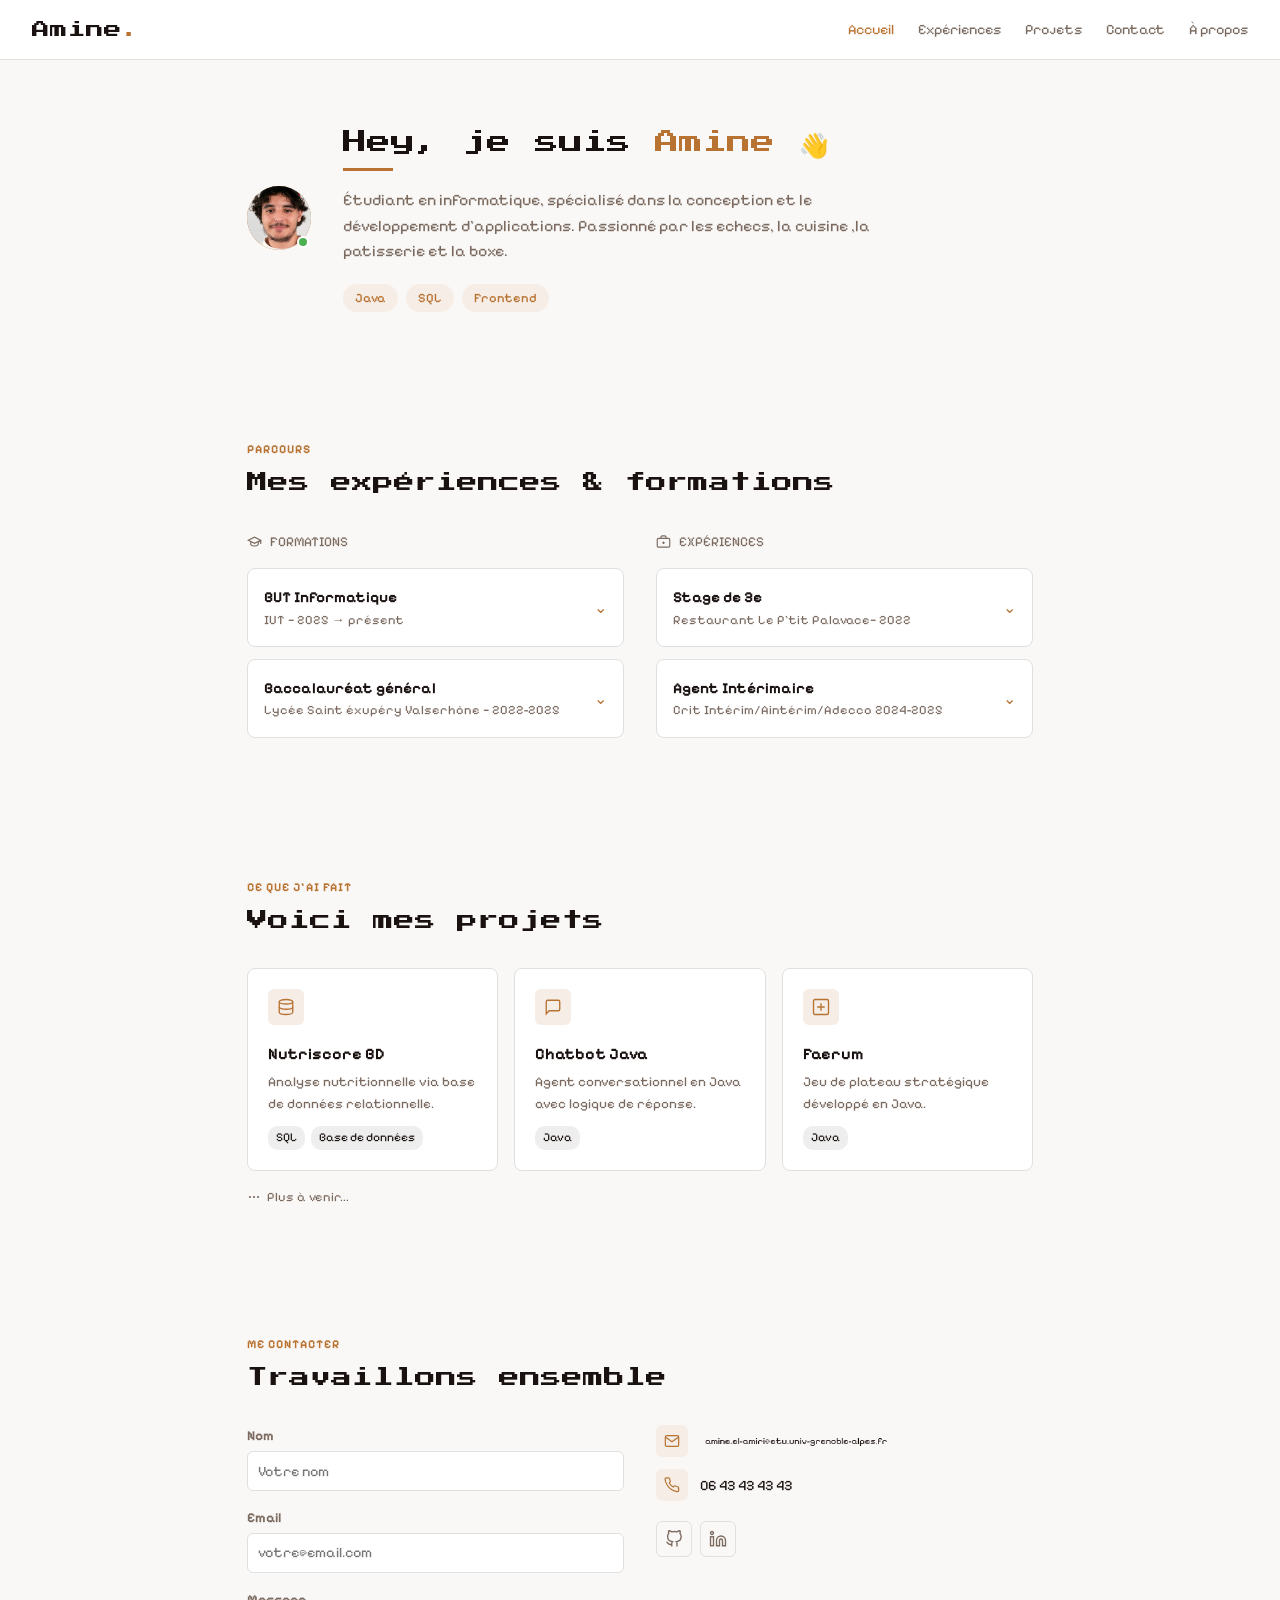
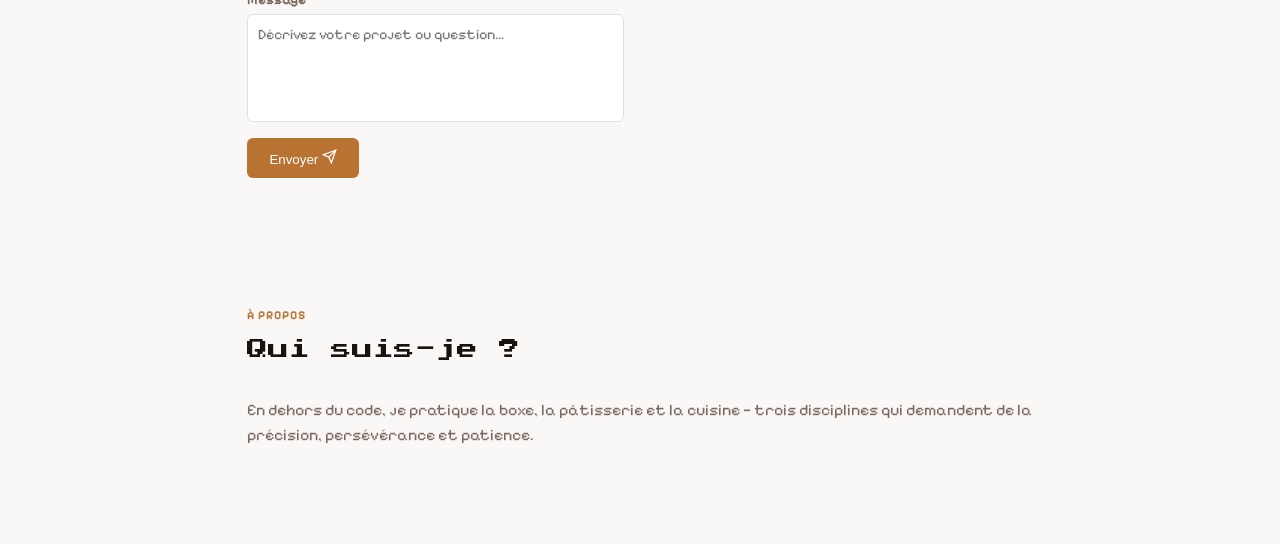
<file: index.html>
<!DOCTYPE html>
<html lang="fr">
<head>
  <meta charset="UTF-8" />
  <meta name="viewport" content="width=device-width, initial-scale=1.0" />
  <title>Amine — Portfolio</title>
  <link rel="preconnect" href="https://fonts.googleapis.com" />
  <link rel="preconnect" href="https://fonts.gstatic.com" crossorigin />
  <link href="https://fonts.googleapis.com/css2?family=Pixelify+Sans:wght@400;500;700&family=Press+Start+2P&display=swap" rel="stylesheet" />
  <link rel="stylesheet" href="style.css" />
</head>
<body>

<nav id="navbar">
  <a href="#accueil" class="nav-logo">Amine<span>.</span></a>

  <div class="nav-links" id="nav-links">
    <a href="#accueil"          class="nav-link active" data-section="accueil">Accueil</a>
    <a href="#mon-parcours"     class="nav-link"               data-section="mon-parcours">Expériences</a>
    <a href="#mes-projets"      class="nav-link"               data-section="mes-projets">Projets</a>
    <a href="#me-contacter"     class="nav-link"               data-section="me-contacter">Contact</a>
    <a href="#a-propos-de-moi"  class="nav-link"               data-section="a-propos-de-moi">À propos</a>
  </div>

  <button class="hamburger" id="hamburger" onclick="basculerMenu()" aria-label="Menu">
    <span></span><span></span><span></span>
  </button>
</nav>

<div class="mobile-menu" id="mobile-menu">
  <a href="#accueil"          class="nav-link" onclick="fermerMenuMobile()">Accueil</a>
  <a href="#mon-parcours"     class="nav-link" onclick="fermerMenuMobile()">Expériences</a>
  <a href="#mes-projets"      class="nav-link" onclick="fermerMenuMobile()">Projets</a>
  <a href="#me-contacter"     class="nav-link" onclick="fermerMenuMobile()">Contact</a>
  <a href="#a-propos-de-moi"  class="nav-link" onclick="fermerMenuMobile()">À propos</a>
</div>

<main>

  <section id="accueil">
    <div class="hero-inner">
      <div class="avatar-wrap">
        <div class="avatar"><img src="getPhoto.jpeg" alt="Amine" style="width:100%;height:100%;object-fit:cover;border-radius:inherit;" /></div>
        <div class="availability" title="Disponible"></div>
      </div>
      <div>
        <h1 class="hero-greeting">Hey, je suis <em>Amine</em> 👋</h1>
        <div class="copper-bar"></div>
        <p class="hero-desc">Étudiant en informatique, spécialisé dans la conception et le développement d'applications. Passionné par les echecs, la cuisine ,la patisserie et la boxe.</p>
        <div class="tags">
          <span class="tag">Java</span>
          <span class="tag">SQL</span>
          <span class="tag">Frontend</span>
        </div>
      </div>
    </div>
  </section>

  <section id="mon-parcours">
    <div class="section-eyebrow">Parcours</div>
    <h2 class="section-title">Mes expériences &amp; formations</h2>
    <div class="xp-grid">
      <div>
        <div class="xp-col-title">
          <svg width="15" height="15" fill="none" stroke="currentColor" stroke-width="1.8" viewBox="0 0 24 24"><path d="M22 10v6M2 10l10-5 10 5-10 5z"/><path d="M6 12v5c3 3 9 3 12 0v-5"/></svg>
          Formations
        </div>
        <div class="expand-card">
          <div class="expand-header" onclick="ouvrirBoite(this)">
            <div>
              <div class="expand-title">BUT Informatique</div>
              <div class="expand-sub">IUT — 2025 → présent</div>
            </div>
            <span class="chevron">&#8964;</span>
          </div>
          <div class="expand-body">
            Formation en développement logiciel, bases de données, algorithmique et conception d'applications. Projets en équipe en conditions réelles.
          </div>
        </div>
        <div class="expand-card">
          <div class="expand-header" onclick="ouvrirBoite(this)">
            <div>
              <div class="expand-title">Baccalauréat général</div>
              <div class="expand-sub">Lycée Saint éxupéry Valserhône — 2022-2025</div>
            </div>
            <span class="chevron">&#8964;</span>
          </div>
          <div class="expand-body">
            Spécialité Mathématiques et Physique-chimie ainsi que l'option Maths Expertes. 
          </div>
        </div>
      </div>
      <div>
        <div class="xp-col-title">
          <svg width="15" height="15" fill="none" stroke="currentColor" stroke-width="1.8" viewBox="0 0 24 24"><rect x="2" y="7" width="20" height="14" rx="2"/><path d="M16 7V5a2 2 0 0 0-2-2h-4a2 2 0 0 0-2 2v2"/><line x1="12" y1="12" x2="12" y2="16"/><line x1="10" y1="14" x2="14" y2="14"/></svg>
          Expériences
        </div>
        <div class="expand-card">
          <div class="expand-header" onclick="ouvrirBoite(this)">
            <div>
              <div class="expand-title">Stage de 3e</div>
              <div class="expand-sub">Restaurant Le P'tit Palavace— 2022</div>
            </div>
            <span class="chevron">&#8964;</span>
          </div>
          <div class="expand-body">
            Au cours de ce stage, j'ai occupé plusieurs postes opérationnels : accueil et prise en charge des clients, entretien des locaux, et participation à la préparation des commandes dans le respect des procédures établies. Cette expérience m'a permis de développer des compétences transversales telles que le sens du service, la rigueur dans l'application de méthodes de travail, et la gestion du stress en environnement dynamique.
          </div>
        </div>
        <div class="expand-card">
          <div class="expand-header" onclick="ouvrirBoite(this)">
            <div>
              <div class="expand-title">Agent Intérimaire</div>
              <div class="expand-sub">Crit Intérim/Aintérim/Adecco 2024-2025</div>
            </div>
            <span class="chevron">&#8964;</span>
          </div>
          <div class="expand-body">
            Diverses missions opérationnelles — gestion de stocks, déménagement — qui m'ont forgé une vraie polyvalence terrain : capacité d'adaptation rapide, rigueur logistique et sens de l'effort collectif.
          </div>
        </div>
      </div>
    </div>
  </section>

  <section id="mes-projets">
    <div class="section-eyebrow">Ce que j'ai fait</div>
    <h2 class="section-title">Voici mes projets</h2>
    <div class="projects-grid">
      <a href="nutriscore.html" class="project-card">
        <div class="proj-icon">
          <svg width="18" height="18" fill="none" stroke="currentColor" stroke-width="1.8" viewBox="0 0 24 24"><ellipse cx="12" cy="5" rx="9" ry="3"/><path d="M21 12c0 1.66-4 3-9 3s-9-1.34-9-3"/><path d="M3 5v14c0 1.66 4 3 9 3s9-1.34 9-3V5"/></svg>
        </div>
        <div class="proj-title">Nutriscore BD</div>
        <div class="proj-desc">Analyse nutritionnelle via base de données relationnelle.</div>
        <div class="proj-tags">
          <span class="proj-tag">SQL</span>
          <span class="proj-tag">Base de données</span>
        </div>
      </a>
      <a href="chatbot.html" class="project-card">
        <div class="proj-icon">
          <svg width="18" height="18" fill="none" stroke="currentColor" stroke-width="1.8" viewBox="0 0 24 24"><path d="M21 15a2 2 0 0 1-2 2H7l-4 4V5a2 2 0 0 1 2-2h14a2 2 0 0 1 2 2z"/></svg>
        </div>
        <div class="proj-title">Chatbot Java</div>
        <div class="proj-desc">Agent conversationnel en Java avec logique de réponse.</div>
        <div class="proj-tags">
          <span class="proj-tag">Java</span>
        </div>
      </a>
      <a href="faerum.html" class="project-card">
        <div class="proj-icon">
          <svg width="18" height="18" fill="none" stroke="currentColor" stroke-width="1.8" viewBox="0 0 24 24"><rect x="2" y="2" width="20" height="20" rx="2"/><path d="M7 12h10M12 7v10"/></svg>
        </div>
        <div class="proj-title">Faerum</div>
        <div class="proj-desc">Jeu de plateau stratégique développé en Java.</div>
        <div class="proj-tags">
          <span class="proj-tag">Java</span>
        </div>
      </a>
    </div>
    <p class="more-projects">
      <svg width="14" height="14" fill="none" stroke="currentColor" stroke-width="1.8" viewBox="0 0 24 24"><circle cx="12" cy="12" r="1"/><circle cx="19" cy="12" r="1"/><circle cx="5" cy="12" r="1"/></svg>
      Plus à venir...
    </p>
  </section>

  <section id="me-contacter">
    <div class="section-eyebrow">Me contacter</div>
    <h2 class="section-title">Travaillons ensemble</h2>
    <div class="contact-wrap">
      <form class="contact-form" onsubmit="return false;">
        <div class="form-group">
          <label for="name">Nom</label>
          <input type="text" id="name" placeholder="Votre nom" />
        </div>
        <div class="form-group">
          <label for="email">Email</label>
          <input type="email" id="email" placeholder="votre@email.com" />
        </div>
        <div class="form-group">
          <label for="message">Message</label>
          <textarea id="message" rows="5" placeholder="Décrivez votre projet ou question..."></textarea>
        </div>
        <button type="submit" class="send-btn">
          Envoyer
          <svg width="15" height="15" fill="none" stroke="currentColor" stroke-width="2" viewBox="0 0 24 24"><line x1="22" y1="2" x2="11" y2="13"/><polygon points="22 2 15 22 11 13 2 9 22 2"/></svg>
        </button>
      </form>
      <div class="contact-info">
        <div class="contact-row">
          <div class="contact-icon">
            <svg width="16" height="16" fill="none" stroke="currentColor" stroke-width="1.8" viewBox="0 0 24 24"><path d="M4 4h16c1.1 0 2 .9 2 2v12c0 1.1-.9 2-2 2H4c-1.1 0-2-.9-2-2V6c0-1.1.9-2 2-2z"/><polyline points="22,6 12,13 2,6"/></svg>
          </div>
          <img src="mail.png" alt="email" style="height:1.1em;vertical-align:middle;display:inline-block;" />
        </div>
        <div class="contact-row">
          <div class="contact-icon">
            <svg width="16" height="16" fill="none" stroke="currentColor" stroke-width="1.8" viewBox="0 0 24 24"><path d="M22 16.92v3a2 2 0 0 1-2.18 2 19.79 19.79 0 0 1-8.63-3.07A19.5 19.5 0 0 1 4.69 12 19.79 19.79 0 0 1 1.6 3.4 2 2 0 0 1 3.57 1.22h3a2 2 0 0 1 2 1.72c.127.96.361 1.903.7 2.81a2 2 0 0 1-.45 2.11L7.91 8.96a16 16 0 0 0 6 6l.92-.92a2 2 0 0 1 2.11-.45c.907.339 1.85.573 2.81.7A2 2 0 0 1 21.73 16.92z"/></svg>
          </div>
          06 43 43 43 43
        </div>
        <div class="socials">
          <a href="https://github.com/Amine-fr" class="social-btn" aria-label="GitHub">
            <svg width="18" height="18" fill="none" stroke="currentColor" stroke-width="1.8" viewBox="0 0 24 24"><path d="M9 19c-5 1.5-5-2.5-7-3m14 6v-3.87a3.37 3.37 0 0 0-.94-2.61c3.14-.35 6.44-1.54 6.44-7A5.44 5.44 0 0 0 20 4.77 5.07 5.07 0 0 0 19.91 1S18.73.65 16 2.48a13.38 13.38 0 0 0-7 0C6.27.65 5.09 1 5.09 1A5.07 5.07 0 0 0 5 4.77a5.44 5.44 0 0 0-1.5 3.78c0 5.42 3.3 6.61 6.44 7A3.37 3.37 0 0 0 9 18.13V22"/></svg>
          </a>
          <a href="https://linkedin.com/in/amine-el-amiri-00810a276" class="social-btn" aria-label="LinkedIn">
            <svg width="18" height="18" fill="none" stroke="currentColor" stroke-width="1.8" viewBox="0 0 24 24"><path d="M16 8a6 6 0 0 1 6 6v7h-4v-7a2 2 0 0 0-2-2 2 2 0 0 0-2 2v7h-4v-7a6 6 0 0 1 6-6z"/><rect x="2" y="9" width="4" height="12"/><circle cx="4" cy="4" r="2"/></svg>
          </a>
        </div>
      </div>
    </div>
  </section>

  <section id="a-propos-de-moi">
    <div class="section-eyebrow">À propos</div>
    <h2 class="section-title">Qui suis-je ?</h2>
    <p class="about-text">En dehors du code, je pratique la boxe, la pâtisserie et la cuisine — trois disciplines qui demandent de la précision, persévérance et patience.</p>
  </section>
</main>
<script src="script.js"></script>
</body>
</html>
</file>
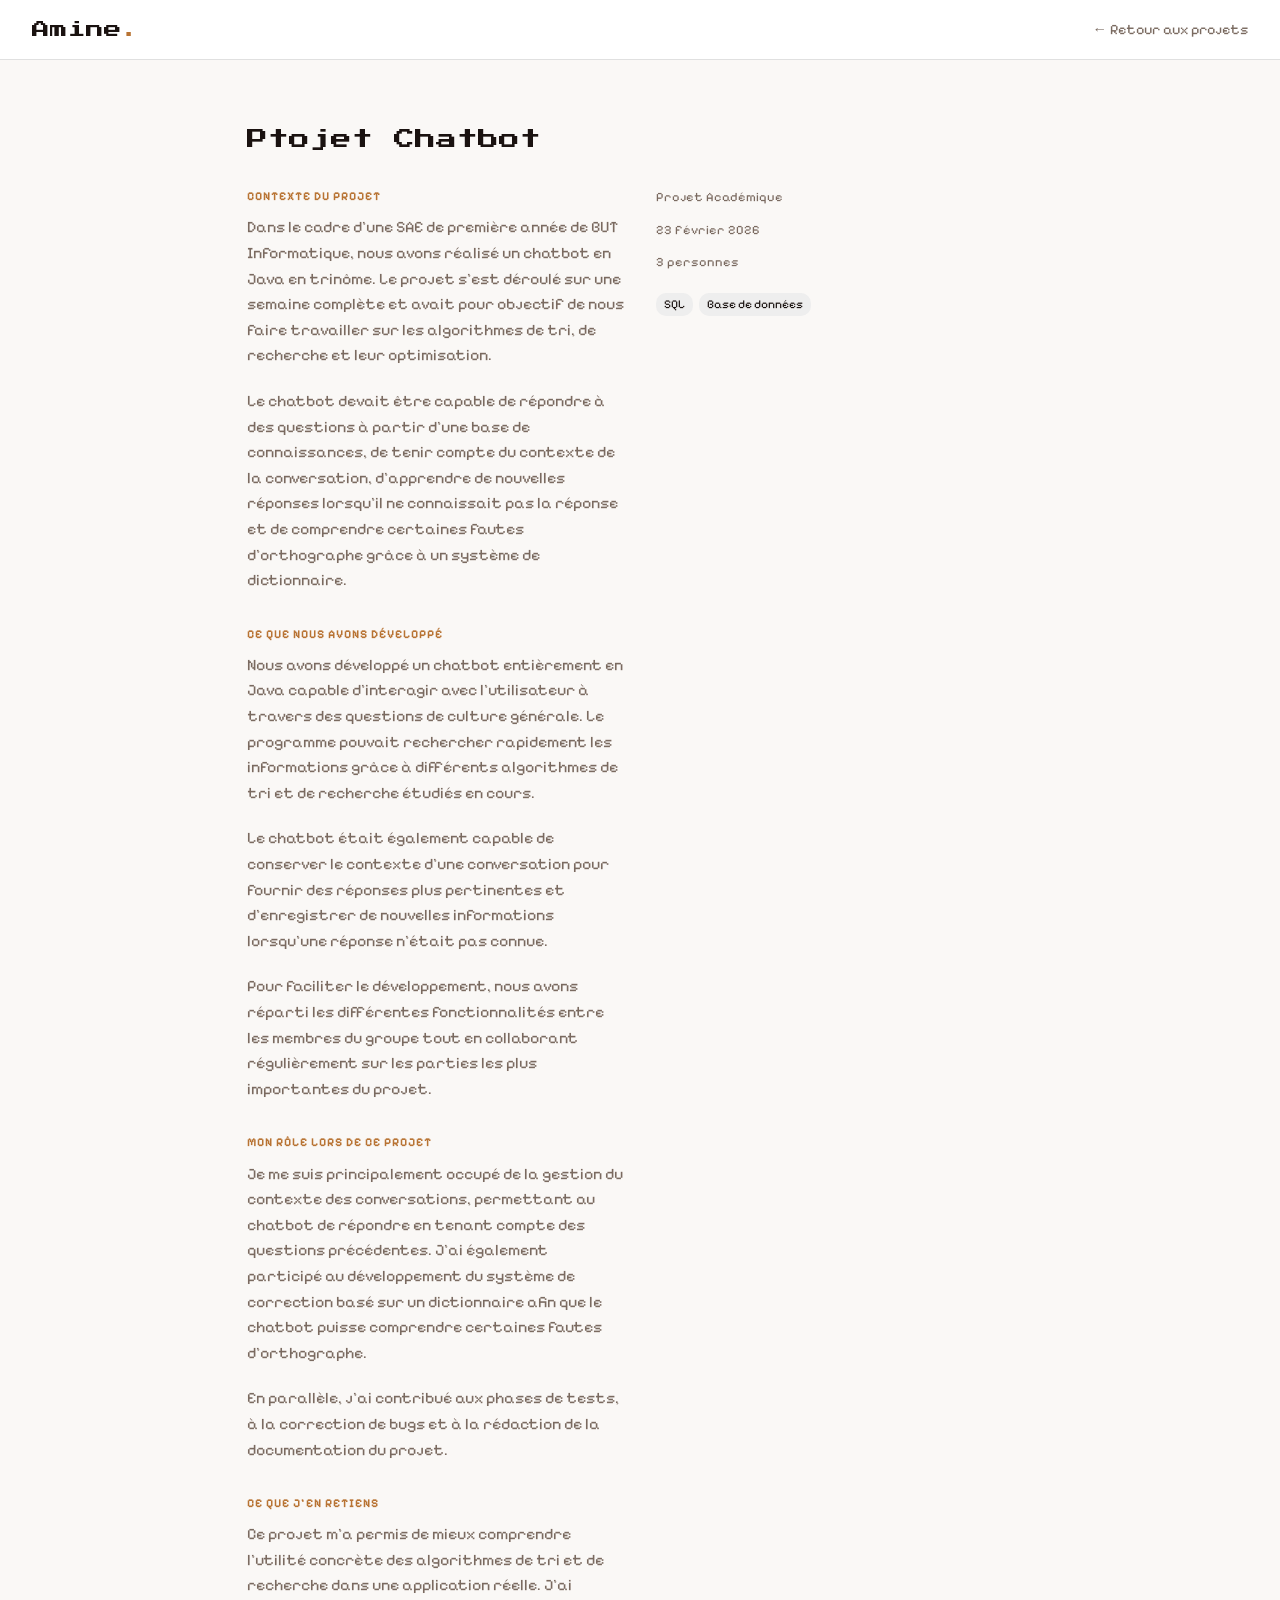
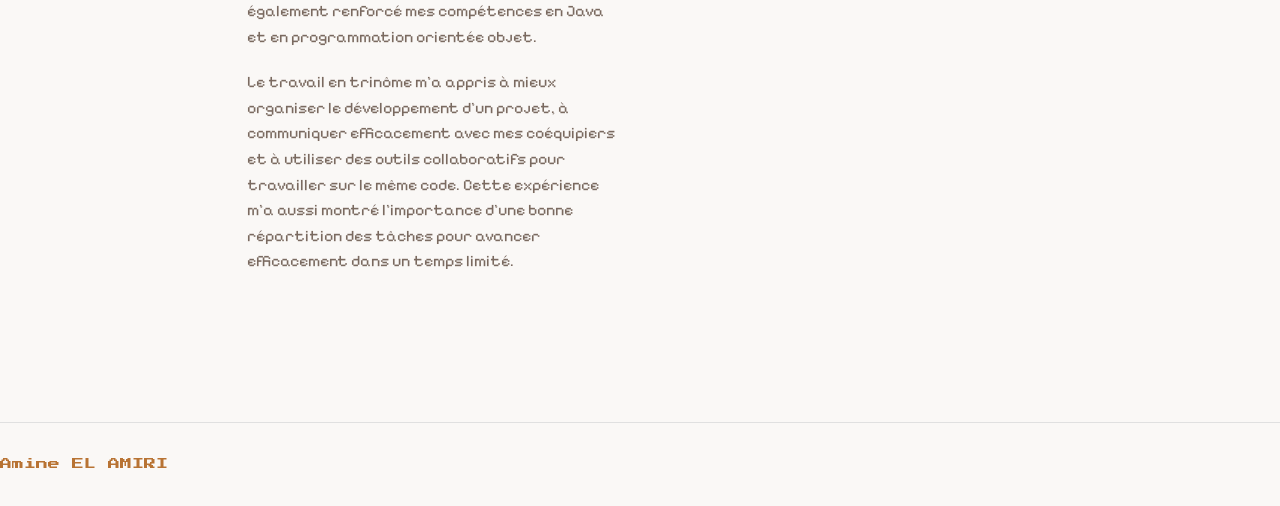
<file: chatbot.html>
<!DOCTYPE html>
<html lang="fr">
<head>
  <meta charset="UTF-8" />
  <meta name="viewport" content="width=device-width, initial-scale=1.0" />
  <title>Amine — Nutriscore DB</title>
  <link rel="preconnect" href="https://fonts.googleapis.com" />
  <link rel="preconnect" href="https://fonts.gstatic.com" crossorigin />
  <link href="https://fonts.googleapis.com/css2?family=Pixelify+Sans:wght@400;500;700&family=Press+Start+2P&display=swap" rel="stylesheet" />
  <link rel="stylesheet" href="style.css" />
</head>
<body>

<nav id="navbar">
  <a href="index.html" class="nav-logo">Amine<span>.</span></a>
  <div class="nav-links">
    <a href="index.html#mes-projets" class="nav-link">← Retour aux projets</a>
  </div>
  <button class="hamburger" id="hamburger" onclick="basculerMenu()" aria-label="Menu">
    <span></span><span></span><span></span>
  </button>
</nav>

<div class="mobile-menu" id="mobile-menu">
  <a href="index.html#mes-projets" class="nav-link" onclick="fermerMenuMobile()">← Retour aux projets</a>
</div>

<main>
  <section>
    <h2 class="section-title">Ptojet Chatbot</h2>

    <div class="contact-wrap">
      <div>
        <div class="section-eyebrow">Contexte du projet</div>
        <p class="hero-desc">Dans le cadre d'une SAE de première année de BUT Informatique, nous avons réalisé un chatbot en Java en trinôme. Le projet s'est déroulé sur une semaine complète et avait pour objectif de nous faire travailler sur les algorithmes de tri, de recherche et leur optimisation.</p>
        <p class="hero-desc">Le chatbot devait être capable de répondre à des questions à partir d'une base de connaissances, de tenir compte du contexte de la conversation, d'apprendre de nouvelles réponses lorsqu'il ne connaissait pas la réponse et de comprendre certaines fautes d'orthographe grâce à un système de dictionnaire.</p>

        <div class="section-eyebrow" style="margin-top: 2rem;">Ce que nous avons développé</div>
        <p class="hero-desc">Nous avons développé un chatbot entièrement en Java capable d'interagir avec l'utilisateur à travers des questions de culture générale. Le programme pouvait rechercher rapidement les informations grâce à différents algorithmes de tri et de recherche étudiés en cours.</p>
        <p class="hero-desc">Le chatbot était également capable de conserver le contexte d'une conversation pour fournir des réponses plus pertinentes et d'enregistrer de nouvelles informations lorsqu'une réponse n'était pas connue.</p>
        <p class="hero-desc">Pour faciliter le développement, nous avons réparti les différentes fonctionnalités entre les membres du groupe tout en collaborant régulièrement sur les parties les plus importantes du projet.</p>

        <div class="section-eyebrow" style="margin-top: 2rem;">Mon rôle lors de ce projet</div>
        <p class="hero-desc">Je me suis principalement occupé de la gestion du contexte des conversations, permettant au chatbot de répondre en tenant compte des questions précédentes. J'ai également participé au développement du système de correction basé sur un dictionnaire afin que le chatbot puisse comprendre certaines fautes d'orthographe.</p>
        <p class="hero-desc">En parallèle, j'ai contribué aux phases de tests, à la correction de bugs et à la rédaction de la documentation du projet.</p>

        <div class="section-eyebrow" style="margin-top: 2rem;">Ce que j'en retiens</div>
        <p class="hero-desc">Ce projet m'a permis de mieux comprendre l'utilité concrète des algorithmes de tri et de recherche dans une application réelle. J'ai également renforcé mes compétences en Java et en programmation orientée objet.</p>
        <p class="hero-desc">Le travail en trinôme m'a appris à mieux organiser le développement d'un projet, à communiquer efficacement avec mes coéquipiers et à utiliser des outils collaboratifs pour travailler sur le même code. Cette expérience m'a aussi montré l'importance d'une bonne répartition des tâches pour avancer efficacement dans un temps limité.</p>
      </div>

      <div class="contact-info">
        <p class="expand-sub">Projet Académique</p>
        <p class="expand-sub">23 février 2026</p>
        <p class="expand-sub">3 personnes</p>
        <div class="proj-tags" style="margin-top: 0.5rem;">
          <span class="proj-tag">SQL</span>
          <span class="proj-tag">Base de données</span>
        </div>
      </div>
    </div>
  </section>
</main>

<footer>
  <span>Amine EL AMIRI</span>
</footer>

<script src="script.js"></script>
</body>
</html>
</file>
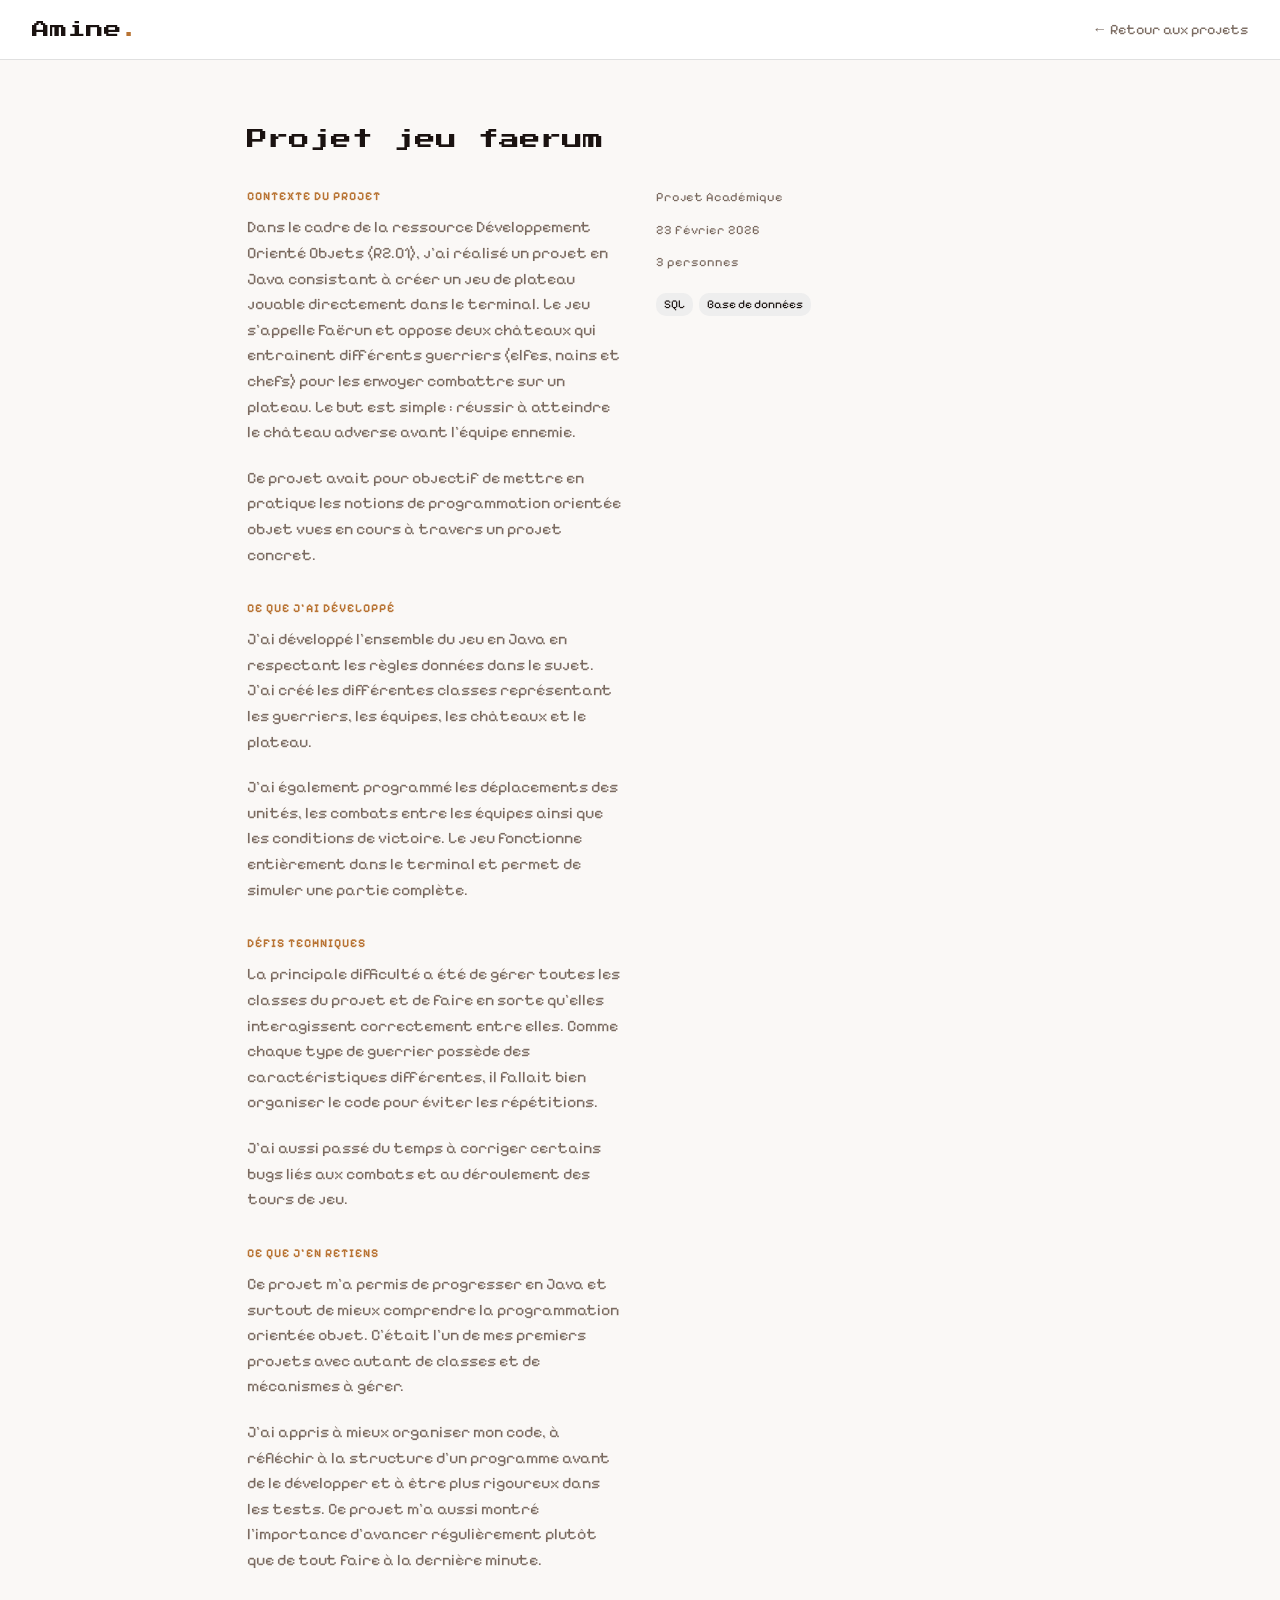
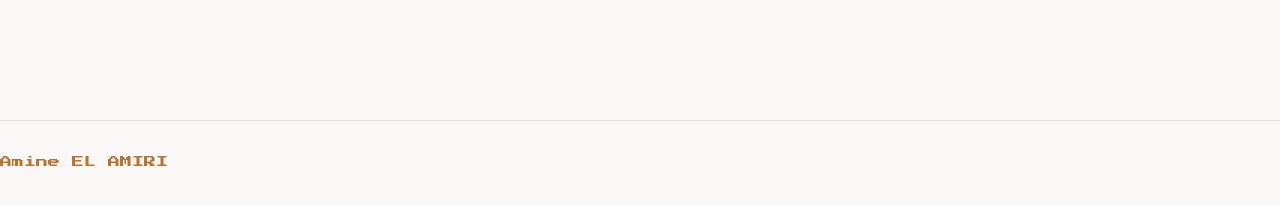
<file: faerum.html>
<!DOCTYPE html>
<html lang="fr">
<head>
  <meta charset="UTF-8" />
  <meta name="viewport" content="width=device-width, initial-scale=1.0" />
  <title>Amine — Nutriscore DB</title>
  <link rel="preconnect" href="https://fonts.googleapis.com" />
  <link rel="preconnect" href="https://fonts.gstatic.com" crossorigin />
  <link href="https://fonts.googleapis.com/css2?family=Pixelify+Sans:wght@400;500;700&family=Press+Start+2P&display=swap" rel="stylesheet" />
  <link rel="stylesheet" href="style.css" />
</head>
<body>

<nav id="navbar">
  <a href="index.html" class="nav-logo">Amine<span>.</span></a>
  <div class="nav-links">
    <a href="index.html#mes-projets" class="nav-link">← Retour aux projets</a>
  </div>
  <button class="hamburger" id="hamburger" onclick="basculerMenu()" aria-label="Menu">
    <span></span><span></span><span></span>
  </button>
</nav>

<div class="mobile-menu" id="mobile-menu">
  <a href="index.html#mes-projets" class="nav-link" onclick="fermerMenuMobile()">← Retour aux projets</a>
</div>

<main>
  <section>
    <h2 class="section-title">Projet jeu faerum</h2>

    <div class="contact-wrap">
      <div>
        <div class="section-eyebrow">Contexte du projet</div>
        <p class="hero-desc">Dans le cadre de la ressource Développement Orienté Objets (R2.01), j'ai réalisé un projet en Java consistant à créer un jeu de plateau jouable directement dans le terminal. Le jeu s'appelle Faërun et oppose deux châteaux qui entraînent différents guerriers (elfes, nains et chefs) pour les envoyer combattre sur un plateau. Le but est simple : réussir à atteindre le château adverse avant l'équipe ennemie.</p>
        <p class="hero-desc">Ce projet avait pour objectif de mettre en pratique les notions de programmation orientée objet vues en cours à travers un projet concret.</p>

        <div class="section-eyebrow" style="margin-top: 2rem;">Ce que j'ai développé</div>
        <p class="hero-desc">J'ai développé l'ensemble du jeu en Java en respectant les règles données dans le sujet. J'ai créé les différentes classes représentant les guerriers, les équipes, les châteaux et le plateau.</p>
        <p class="hero-desc">J'ai également programmé les déplacements des unités, les combats entre les équipes ainsi que les conditions de victoire. Le jeu fonctionne entièrement dans le terminal et permet de simuler une partie complète.</p>

        <div class="section-eyebrow" style="margin-top: 2rem;">Défis techniques</div>
        <p class="hero-desc">La principale difficulté a été de gérer toutes les classes du projet et de faire en sorte qu'elles interagissent correctement entre elles. Comme chaque type de guerrier possède des caractéristiques différentes, il fallait bien organiser le code pour éviter les répétitions.</p>
        <p class="hero-desc">J'ai aussi passé du temps à corriger certains bugs liés aux combats et au déroulement des tours de jeu.</p>

        <div class="section-eyebrow" style="margin-top: 2rem;">Ce que j'en retiens</div>
        <p class="hero-desc">Ce projet m'a permis de progresser en Java et surtout de mieux comprendre la programmation orientée objet. C'était l'un de mes premiers projets avec autant de classes et de mécanismes à gérer.</p>
        <p class="hero-desc">J'ai appris à mieux organiser mon code, à réfléchir à la structure d'un programme avant de le développer et à être plus rigoureux dans les tests. Ce projet m'a aussi montré l'importance d'avancer régulièrement plutôt que de tout faire à la dernière minute.</p>
      </div>

      <div class="contact-info">
        <p class="expand-sub">Projet Académique</p>
        <p class="expand-sub">23 février 2026</p>
        <p class="expand-sub">3 personnes</p>
        <div class="proj-tags" style="margin-top: 0.5rem;">
          <span class="proj-tag">SQL</span>
          <span class="proj-tag">Base de données</span>
        </div>
      </div>
    </div>
  </section>
</main>

<footer>
  <span>Amine EL AMIRI</span>
</footer>

<script src="script.js"></script>
</body>
</html>
</file>
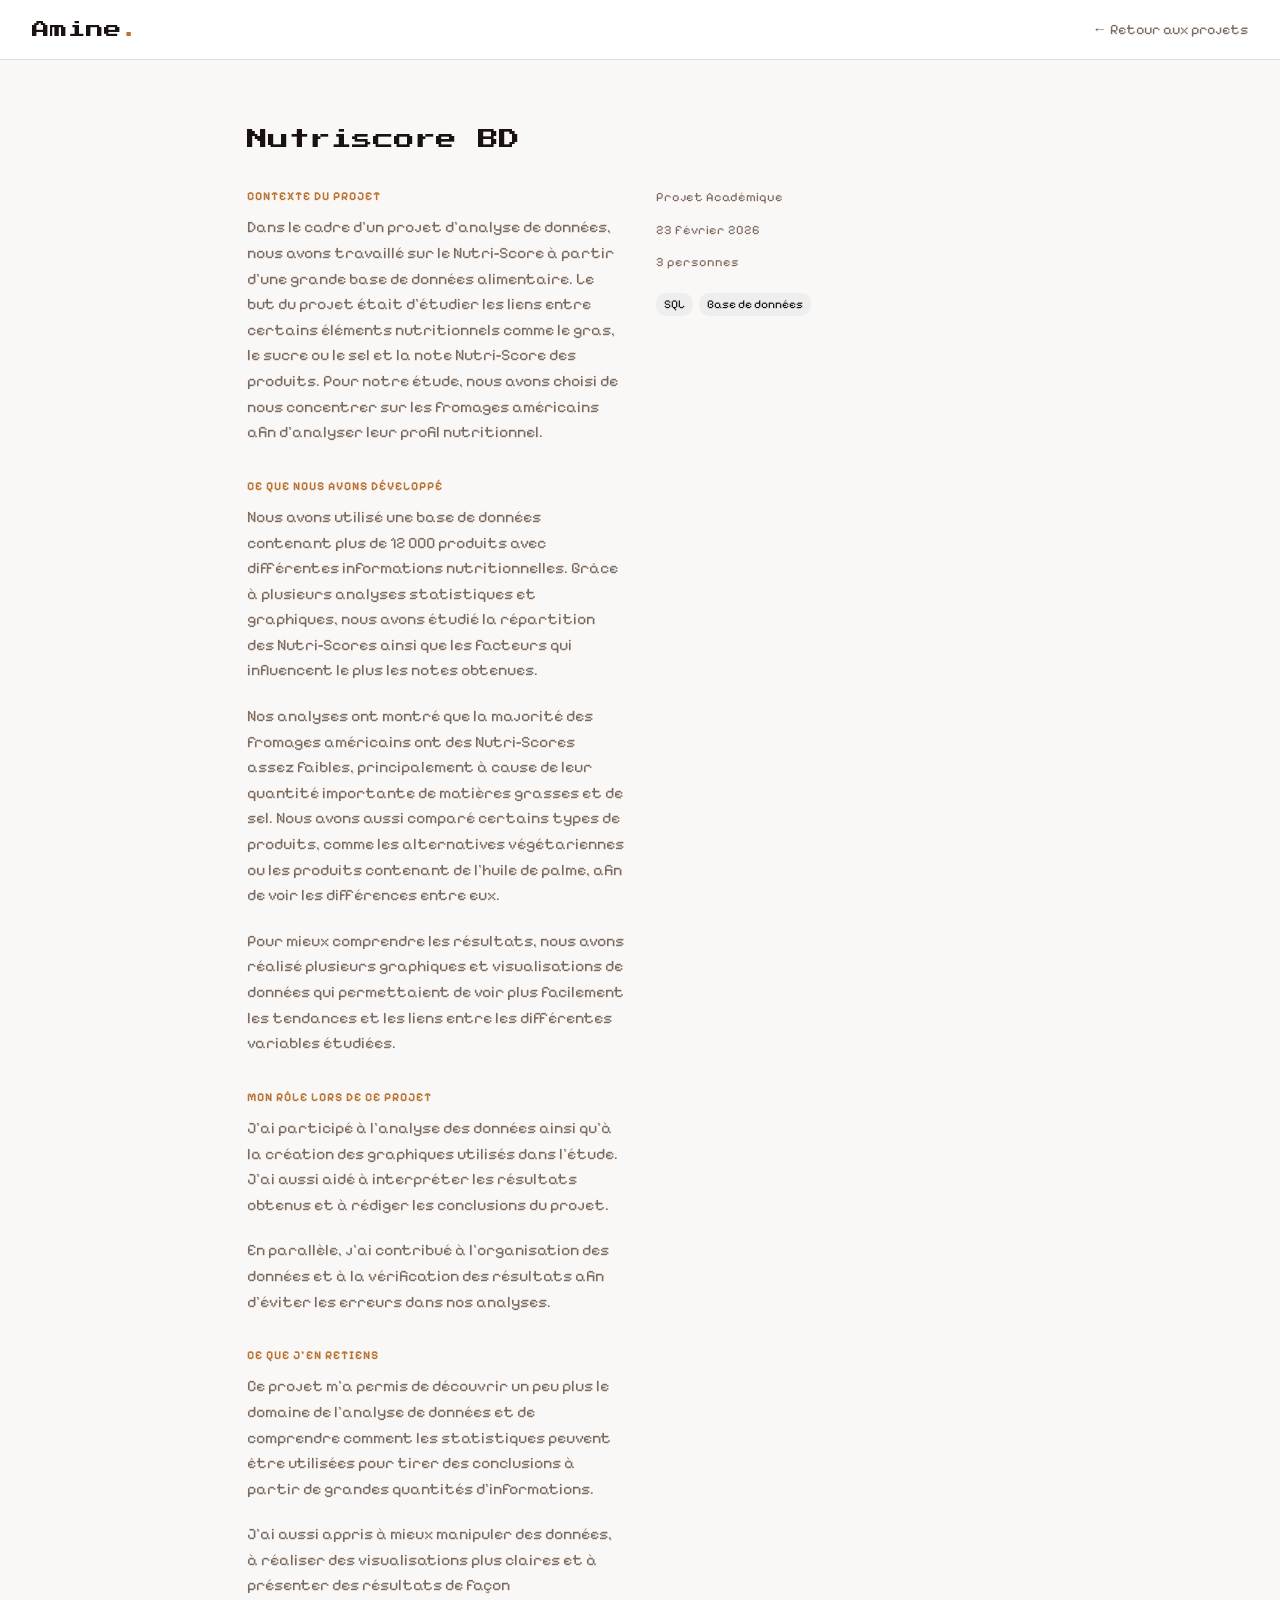
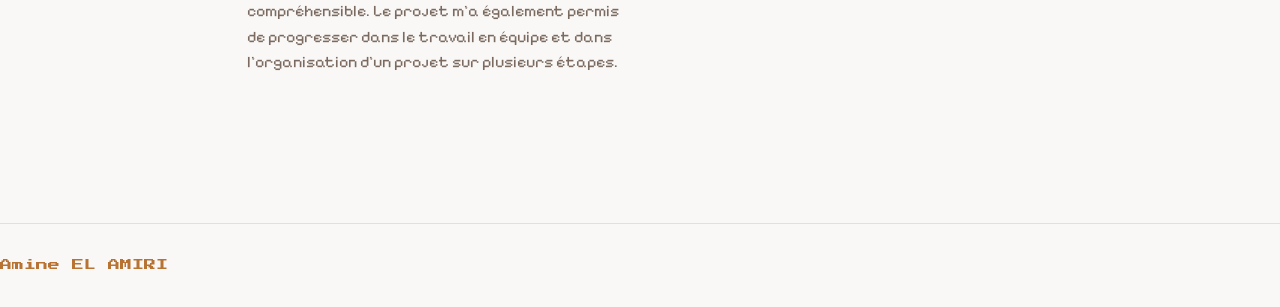
<file: nutriscore.html>
<!DOCTYPE html>
<html lang="fr">
<head>
  <meta charset="UTF-8" />
  <meta name="viewport" content="width=device-width, initial-scale=1.0" />
  <title>Amine — Nutriscore DB</title>
  <link rel="preconnect" href="https://fonts.googleapis.com" />
  <link rel="preconnect" href="https://fonts.gstatic.com" crossorigin />
  <link href="https://fonts.googleapis.com/css2?family=Pixelify+Sans:wght@400;500;700&family=Press+Start+2P&display=swap" rel="stylesheet" />
  <link rel="stylesheet" href="style.css" />
</head>
<body>

<nav id="navbar">
  <a href="index.html" class="nav-logo">Amine<span>.</span></a>
  <div class="nav-links">
    <a href="index.html#mes-projets" class="nav-link">← Retour aux projets</a>
  </div>
  <button class="hamburger" id="hamburger" onclick="basculerMenu()" aria-label="Menu">
    <span></span><span></span><span></span>
  </button>
</nav>

<div class="mobile-menu" id="mobile-menu">
  <a href="index.html#mes-projets" class="nav-link" onclick="fermerMenuMobile()">← Retour aux projets</a>
</div>

<main>
  <section>
    <h2 class="section-title">Nutriscore BD</h2>

    <div class="contact-wrap">
      <div>
        <div class="section-eyebrow">Contexte du projet</div>
        <p class="hero-desc">Dans le cadre d'un projet d'analyse de données, nous avons travaillé sur le Nutri-Score à partir d'une grande base de données alimentaire. Le but du projet était d'étudier les liens entre certains éléments nutritionnels comme le gras, le sucre ou le sel et la note Nutri-Score des produits. Pour notre étude, nous avons choisi de nous concentrer sur les fromages américains afin d'analyser leur profil nutritionnel.</p>

        <div class="section-eyebrow" style="margin-top: 2rem;">Ce que nous avons développé</div>
        <p class="hero-desc">Nous avons utilisé une base de données contenant plus de 12 000 produits avec différentes informations nutritionnelles. Grâce à plusieurs analyses statistiques et graphiques, nous avons étudié la répartition des Nutri-Scores ainsi que les facteurs qui influencent le plus les notes obtenues.</p>
        <p class="hero-desc">Nos analyses ont montré que la majorité des fromages américains ont des Nutri-Scores assez faibles, principalement à cause de leur quantité importante de matières grasses et de sel. Nous avons aussi comparé certains types de produits, comme les alternatives végétariennes ou les produits contenant de l'huile de palme, afin de voir les différences entre eux.</p>
        <p class="hero-desc">Pour mieux comprendre les résultats, nous avons réalisé plusieurs graphiques et visualisations de données qui permettaient de voir plus facilement les tendances et les liens entre les différentes variables étudiées.</p>

        <div class="section-eyebrow" style="margin-top: 2rem;">Mon rôle lors de ce projet</div>
        <p class="hero-desc">J'ai participé à l'analyse des données ainsi qu'à la création des graphiques utilisés dans l'étude. J'ai aussi aidé à interpréter les résultats obtenus et à rédiger les conclusions du projet.</p>
        <p class="hero-desc">En parallèle, j'ai contribué à l'organisation des données et à la vérification des résultats afin d'éviter les erreurs dans nos analyses.</p>

        <div class="section-eyebrow" style="margin-top: 2rem;">Ce que j'en retiens</div>
        <p class="hero-desc">Ce projet m'a permis de découvrir un peu plus le domaine de l'analyse de données et de comprendre comment les statistiques peuvent être utilisées pour tirer des conclusions à partir de grandes quantités d'informations.</p>
        <p class="hero-desc">J'ai aussi appris à mieux manipuler des données, à réaliser des visualisations plus claires et à présenter des résultats de façon compréhensible. Le projet m'a également permis de progresser dans le travail en équipe et dans l'organisation d'un projet sur plusieurs étapes.</p>
      </div>

      <div class="contact-info">
        <p class="expand-sub">Projet Académique</p>
        <p class="expand-sub">23 février 2026</p>
        <p class="expand-sub">3 personnes</p>
        <div class="proj-tags" style="margin-top: 0.5rem;">
          <span class="proj-tag">SQL</span>
          <span class="proj-tag">Base de données</span>
        </div>
      </div>
    </div>
  </section>
</main>

<footer>
  <span>Amine EL AMIRI</span>
</footer>

<script src="script.js"></script>
</body>
</html>
</file>
<file: style.css>
:root {
  --primary: #b87333;       /* Ta couleur cuivre */
  --primary-light: #f5ede6; /* Fond beige clair */
  --text: #1a1210;          /* Texte foncé */
  --text-muted: #7a6a60;    /* Texte secondaire gris/brun */
  --white: #ffffff;
  --bg: #faf8f6;            /* Couleur de fond du site */
}

* {
  box-sizing: border-box;
  margin: 0;
  padding: 0;
}

html { scroll-behavior: smooth; }

body {
  font-family: 'Pixelify Sans', sans-serif; /* Reste du texte en Pixelify Sans */
  background-color: var(--bg);
  color: var(--text);
  line-height: 1.6;
}


#navbar {
  position: fixed; top: 0; left: 0; right: 0; z-index: 100;
  height: 60px;
  display: flex; align-items: center; justify-content: space-between;
  padding: 0 2rem;
  background-color: var(--white);
  border-bottom: 1px solid #e0e0e0;
}

.nav-logo {
  font-family: 'Press Start 2P', cursive; /* Logo en Press Start 2P */
  font-size: 1.1rem; text-decoration: none; color: var(--text); /* Taille ajustée */
}
.nav-logo span { color: var(--primary); }

.nav-links { display: flex; gap: 1.5rem; }

.nav-link {
  font-size: 0.9rem; color: var(--text-muted);
  text-decoration: none;
}
.nav-link:hover, .nav-link.active { color: var(--primary); }

.hamburger {
  display: none; flex-direction: column; gap: 4px;
  background: none; border: none; cursor: pointer;
}
.hamburger span { width: 22px; height: 2px; background: var(--text); }

.mobile-menu {
  display: none; flex-direction: column;
  position: fixed; top: 60px; left: 0; right: 0; z-index: 99;
  background-color: var(--white); padding: 1rem 2rem;
  border-bottom: 1px solid #e0e0e0;
}
.mobile-menu.open { display: flex; }
.mobile-menu .nav-link { padding: 0.75rem 0; border-bottom: 1px solid #eee; }


main { padding-top: 60px; }

section {
  max-width: 850px; margin: 0 auto;
  padding: 4rem 2rem;
}

.section-eyebrow {
  font-size: 0.75rem; text-transform: uppercase; letter-spacing: 1px;
  color: var(--primary); font-weight: bold; margin-bottom: 0.5rem;
}

.section-title {
  font-family: 'Press Start 2P', cursive; /* Gros titres en Press Start 2P */
  font-size: 1.3rem; /* Taille réduite pour préserver la mise en page */
  font-weight: normal; margin-bottom: 2rem;
  line-height: 1.5;
}


.hero-inner { display: flex; gap: 2rem; align-items: center; }

.avatar-wrap { position: relative; }

.avatar {
  width: 64px; height: 64px; border-radius: 50%;
  background: var(--primary); color: var(--white);
  display: flex; align-items: center; justify-content: center;
  font-family: 'Press Start 2P', cursive; font-size: 0.9rem; /* Version pixel pour l'avatar */
}

.availability {
  position: absolute; bottom: 2px; right: 2px;
  width: 12px; height: 12px; border-radius: 50%;
  background: #4caf50; border: 2px solid var(--white);
}

.hero-greeting { 
  font-family: 'Press Start 2P', cursive; /* Titre principal en Press Start 2P */
  font-size: 1.5rem; /* Taille optimisée pour l'affichage */
  font-weight: normal; 
  line-height: 1.5;
}
.hero-greeting em { color: var(--primary); font-style: normal; } /* Retrait de l'italic incompatible avec le pixel art */
.copper-bar { width: 50px; height: 3px; background: var(--primary); margin: 0.5rem 0 1rem; }
.hero-desc { color: var(--text-muted); margin-bottom: 1.25rem; max-width: 550px; }

.tags { display: flex; gap: 0.5rem; flex-wrap: wrap; }
.tag {
  background: var(--primary-light); color: var(--primary);
  padding: 4px 12px; border-radius: 20px; font-size: 0.8rem; font-weight: 500;
}


.xp-grid { display: grid; grid-template-columns: 1fr 1fr; gap: 2rem; }
.xp-col-title { display: flex; align-items: center; gap: 0.5rem; font-size: 0.85rem; color: var(--text-muted); text-transform: uppercase; margin-bottom: 1rem; }

.expand-card {
  background: var(--white); border: 1px solid #e0e0e0;
  border-radius: 8px; margin-bottom: 0.75rem; overflow: hidden;
}

.expand-header { display: flex; justify-content: space-between; align-items: center; padding: 1rem; cursor: pointer; }
.expand-title { font-weight: bold; font-size: 0.95rem; }
.expand-sub { font-size: 0.8rem; color: var(--text-muted); }

.chevron { color: var(--primary); }
.chevron.open { transform: rotate(180deg); }

.expand-body {
  max-height: 0; overflow: hidden;
  font-size: 0.85rem; color: var(--text-muted);
}
.expand-body.open { max-height: 300px; padding: 0 1rem 1rem; }


.projects-grid { display: grid; grid-template-columns: repeat(3, 1fr); gap: 1rem; }

.project-card {
  background: var(--white); border: 1px solid #e0e0e0; border-radius: 8px;
  padding: 1.25rem; text-decoration: none; color: inherit;
}
.project-card:hover { border-color: var(--primary); }

.proj-icon {
  width: 36px; height: 36px; background: var(--primary-light); color: var(--primary);
  display: flex; align-items: center; justify-content: center; border-radius: 6px; margin-bottom: 1rem;
}
.proj-title { font-weight: bold; font-size: 1rem; margin-bottom: 0.25rem; }
.proj-desc { font-size: 0.85rem; color: var(--text-muted); margin-bottom: 0.75rem; }

.proj-tags { display: flex; gap: 0.4rem; }
.proj-tag { background: #eee; font-size: 0.75rem; padding: 2px 8px; border-radius: 10px; }
.more-projects { display: flex; align-items: center; gap: 6px; font-size: 0.8rem; color: var(--text-muted); margin-top: 1rem; }


.contact-wrap { display: grid; grid-template-columns: 1fr 1fr; gap: 2rem; }
.contact-form { display: flex; flex-direction: column; gap: 1rem; }

.form-group { display: flex; flex-direction: column; gap: 0.25rem; }
.form-group label { font-size: 0.85rem; font-weight: bold; color: var(--text-muted); }
.form-group input, .form-group textarea {
  padding: 0.65rem; border: 1px solid #e0e0e0; border-radius: 6px;
  font-family: inherit; font-size: 0.9rem; outline: none;
}
.form-group textarea { resize: none; }
.form-group input:focus, .form-group textarea:focus { border-color: var(--primary); }

.send-btn {
  background: var(--primary); color: var(--white); border: none;
  padding: 0.7rem 1.4rem; border-radius: 6px; cursor: pointer; align-self: flex-start;
}
.send-btn:hover { background: #7a4a1e; }

.contact-info { display: flex; flex-direction: column; gap: 0.75rem; }
.contact-row { display: flex; align-items: center; gap: 0.75rem; font-size: 0.9rem; }
.contact-icon {
  width: 32px; height: 32px; background: var(--primary-light); color: var(--primary);
  display: flex; align-items: center; justify-content: center; border-radius: 6px;
}

.socials { display: flex; gap: 0.5rem; margin-top: 0.5rem; }
.social-btn {
  width: 36px; height: 36px; border: 1px solid #e0e0e0; border-radius: 6px;
  display: flex; align-items: center; justify-content: center; color: var(--text-muted); text-decoration: none;
}
.social-btn:hover { border-color: var(--primary); color: var(--primary); }


.about-text { color: var(--text-muted); margin-bottom: 2rem; }
.about-photos { display: grid; grid-template-columns: repeat(3, 1fr); gap: 0.75rem; }

.photo {
  background: #eee; border-radius: 8px; min-height: 120px;
  display: flex; align-items: center; justify-content: center;
}
.photo.tall { grid-row: span 2; }
.photo.wide { grid-column: span 2; }

footer {
  display: flex; justify-content: space-between; align-items: center;
  padding: 2rem 0; border-top: 1px solid #e0e0e0; margin-top: 4rem;
  font-size: 0.85rem; color: var(--text-muted);
}
footer span:first-child { 
  font-family: 'Press Start 2P', cursive; /* Signature du footer en Press Start 2P */
  font-size: 0.75rem; color: var(--primary); 
}


@media (max-width: 680px) {
  .nav-links { display: none; }
  .hamburger { display: flex; }
  
  .hero-inner, .xp-grid, .projects-grid, .contact-wrap, .about-photos { 
    grid-template-columns: 1fr; 
    flex-direction: column; 
  }
  
  .photo.tall, .photo.wide { grid-row: span 1; grid-column: span 1; }
}
</file>
